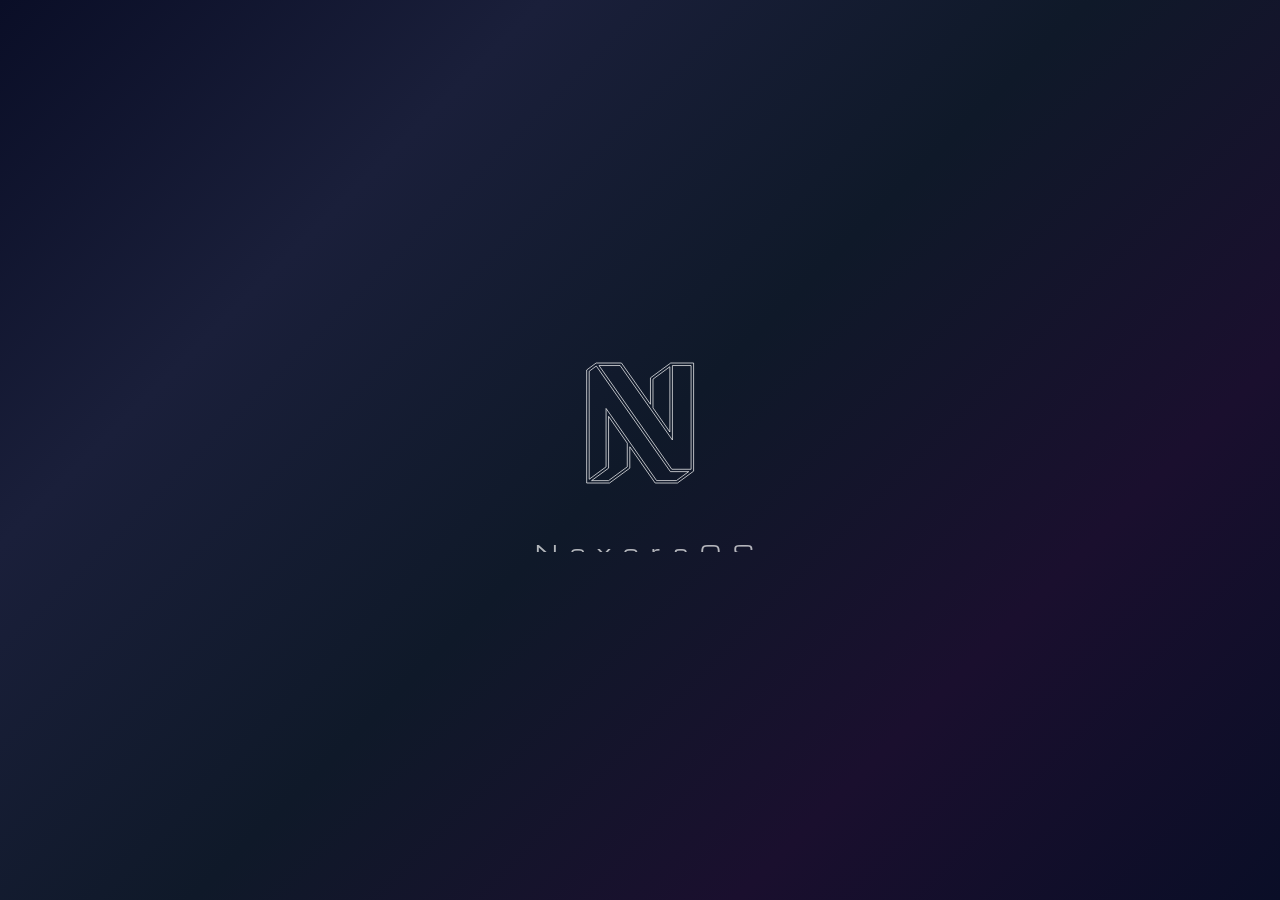
<file: NexoraOS/login.html>
<!DOCTYPE html>
<html lang="en">
<head>
  <meta charset="UTF-8"/>
  <meta name="viewport" content="width=device-width, initial-scale=1.0"/>
  <title>NexoraOS — Boot</title>
  <link rel="preconnect" href="https://fonts.googleapis.com">
  <link href="https://fonts.googleapis.com/css2?family=Michroma&display=swap" rel="stylesheet">
  <style>
    * { margin: 0; padding: 0; box-sizing: border-box; }

    body {
      font-family: 'Michroma', sans-serif;
      background: #000;
      width: 100vw;
      height: 100vh;
      overflow: hidden;
      display: flex;
      align-items: center;
      justify-content: center;
    }

    /* ===== PARTICLES ===== */
    #particles {
      position: fixed;
      top: 0; left: 0;
      width: 100%; height: 100%;
      z-index: 0;
    }

    .particle {
      position: absolute;
      border-radius: 50%;
      background: rgba(167, 139, 250, 0.6);
      animation: floatParticle linear infinite;
    }

    @keyframes floatParticle {
      0%   { transform: translateY(100vh) scale(0); opacity: 0; }
      10%  { opacity: 1; }
      90%  { opacity: 1; }
      100% { transform: translateY(-10vh) scale(1); opacity: 0; }
    }

    /* ===== YOUR ANIMATION ===== */
    .loading-page {
      position: fixed;
      top: 0; left: 0;
      background: linear-gradient(135deg, #0a0e27 0%, #1a1f3a 25%, #0f1929 50%, #1a0f2e 75%, #0a0e27 100%);
      height: 100%;
      width: 100%;
      display: flex;
      flex-direction: column;
      gap: 1.5rem;
      align-items: center;
      justify-content: center;
      z-index: 100;
    }

    #svg {
      height: 150px;
      width: 150px;
      stroke: white;
      fill-opacity: 0;
      stroke-width: 3px;
      stroke-dasharray: 4500;
      animation: draw 3s ease forwards;
    }

    @keyframes draw {
      0%   { stroke-dashoffset: 4500; }
      100% { stroke-dashoffset: 0; }
    }

    .name-container {
      height: 30px;
      overflow: hidden;
    }

    .logo-name {
      color: white;
      font-size: 20px;
      letter-spacing: 12px;
      margin-left: 20px;
    }

    /* ===== LOGIN SCREEN ===== */
    #login-screen {
      position: fixed;
      top: 0; left: 0;
      width: 100%; height: 100%;
      display: flex;
      flex-direction: column;
      align-items: center;
      justify-content: center;
      z-index: 10;
      opacity: 0;
      pointer-events: none;
      transition: opacity 0.8s ease;
    }

    #login-screen.show {
      opacity: 1;
      pointer-events: all;
    }

    .login-card {
      background: rgba(255, 255, 255, 0.05);
      backdrop-filter: blur(20px);
      border: 1px solid rgba(167, 139, 250, 0.3);
      border-radius: 20px;
      padding: 40px;
      width: 360px;
      display: flex;
      flex-direction: column;
      align-items: center;
      gap: 20px;
      box-shadow: 0 20px 60px rgba(0,0,0,0.5), 0 0 40px rgba(124,58,237,0.1);
    }

    .login-avatar {
      width: 72px;
      height: 72px;
      border-radius: 50%;
      background: linear-gradient(135deg, #1f275c 0%, #1a1f3a 25%, #43659c 50%, #1a0f2e 75%, #202a6e 100%);
      display: flex;
      align-items: center;
      justify-content: center;
      font-size: 32px;
      box-shadow: 0 0 20px rgba(167,139,250,0.4);
    }

    .login-card h2 {
      color: white;
      font-size: 20px;
      font-weight: 600;
      letter-spacing: 2px;
      text-transform: uppercase;
      text-align: center;
    }

    .login-card h2 span {
      color: #a78bfa;
    }

    .login-fields {
      width: 100%;
      display: flex;
      flex-direction: column;
      gap: 12px;
    }

    .login-input {
      width: 100%;
      padding: 12px 16px;
      background: rgba(255,255,255,0.07);
      border: 1px solid rgba(255,255,255,0.1);
      border-radius: 10px;
      color: white;
      font-size: 14px;
      outline: none;
      font-family: 'Michroma', sans-serif;
      transition: border 0.2s, box-shadow 0.2s;
    }

    .login-input:focus {
      border-color: #a78bfa;
      box-shadow: 0 0 0 3px rgba(167,139,250,0.15);
    }

    .login-input::placeholder { color: #555; }

    .login-btn {
      width: 100%;
      padding: 12px;
      background: linear-gradient(135deg, #1f275c 0%, #1a1f3a 25%, #43659c 50%, #1a0f2e 75%, #202a6e 100%);
      border: none;
      border-radius: 10px;
      color: white;
      font-size: 15px;
      font-weight: 600;
      letter-spacing: 1px;
      cursor: pointer;
      font-family: 'Michroma', sans-serif;
      transition: opacity 0.2s, transform 0.2s;
      box-shadow: 0 4px 20px rgba(124,58,237,0.4);
    }

    .login-btn:hover {
      opacity: 0.9;
      transform: translateY(-1px);
    }

    .login-btn:active { transform: translateY(0); }

    #login-error {
      color: #fca5a5;
      font-size: 12px;
      min-height: 18px;
      text-align: center;
    }

    .login-version {
      color: white;
      font-size: 11px;
      letter-spacing: 2px;
      text-transform: uppercase;
    }

    @keyframes shake {
      0%, 100% { transform: translateX(0); }
      20%       { transform: translateX(-10px); }
      40%       { transform: translateX(10px); }
      60%       { transform: translateX(-8px); }
      80%       { transform: translateX(8px); }
    }

    .shake { animation: shake 0.4s ease; }
  </style>
</head>
<body>

  <!-- PARTICLES (always visible in background) -->
  <div id="particles"></div>

  <!-- YOUR ANIMATION -->
  <div class="loading-page">
    <svg id="svg" xmlns="http://www.w3.org/2000/svg" viewBox="0 0 640 640">
      <path d="M479.8 576L384.7 576L276.5 421.5L276.5 512.6L190.1 576L92.4 576L92.4 93.8L132.9 64L240.9 64L364.6 240.1L364.6 
      127.4L451 64L548.7 64L548.7 525.5L479.8 576zM103.2 99.3L103.2 560L175.2 507.1L175.2 258L390.7 565.6L475.5 565.6L527.9 
      527.4L449.6 527.4L133.5 76.9L103.3 99.2zM185.7 565.9L265.7 507.1L265.7 406.1L185.9 291.7L185.9 512.6L113.3 565.9L185.6
      565.9L185.6 565.9zM145 74.8L455.6 517.4L538 517.4L538 74.8L458.2 74.8L458.2 392.4L235.3 74.8L145 74.8zM375.4 255.6L447.4 
      358.4L447.4 79.9L375.4 132.9L375.4 255.6z"/>
    </svg>
    <div class="name-container">
      <div class="logo-name">NexoraOS</div>
    </div>
  </div>

  <!-- LOGIN SCREEN -->
  <div id="login-screen">
    <div class="login-card">
      <div class="login-avatar"></div>
      <h2>Welcome to <span>Nexora</span></h2>
      <div class="login-fields">
        <input type="text" id="username" class="login-input"
          placeholder="Username" autocomplete="off"/>
        <input type="password" id="password" class="login-input"
          placeholder="Password"
          onkeydown="if(event.key==='Enter') attemptLogin()"/>
      </div>
      <div id="login-error"></div>
      <button class="login-btn" onclick="attemptLogin()">Sign In</button>
      <div class="login-version">NexoraOS v1.0</div>
    </div>
  </div>

  <script src="assets/js/lucide.min.js"></script>

  <!-- GSAP -->
  <script src="https://cdnjs.cloudflare.com/ajax/libs/gsap/3.13.0/gsap.min.js"
    integrity="sha512-NcZdtrT77bJr4STcmsGAESr06BYGE8woZdSdEgqnpyqac7sugNO+Tr4bGwGF3MsnEkGKhU2KL2xh6Ec+BqsaHA=="
    crossorigin="anonymous" referrerpolicy="no-referrer"></script>

  <script>
    // ===== PARTICLES =====
    function createParticles() {
      const container = document.getElementById('particles');
      for (let i = 0; i < 40; i++) {
        const p = document.createElement('div');
        p.className = 'particle';
        const size = Math.random() * 3 + 1;
        p.style.cssText = `
          width: ${size}px;
          height: ${size}px;
          left: ${Math.random() * 100}%;
          animation-duration: ${Math.random() * 10 + 8}s;
          animation-delay: ${Math.random() * 8}s;
          opacity: ${Math.random() * 0.5 + 0.2};
        `;
        container.appendChild(p);
      }
    }
    createParticles();

    // ===== YOUR GSAP ANIMATIONS =====
    // Logo name slides up
    gsap.fromTo('.logo-name', {
      y: 50,
      opacity: 0,
    }, {
      y: 0,
      opacity: 1,
      duration: 2,
      delay: 0.5,
    });

    // Loading page fades out, then login appears
    gsap.fromTo('.loading-page', {
      opacity: 1,
    }, {
      opacity: 0,
      duration: 1.5,
      delay: 3.5,
      onComplete: () => {
        document.querySelector('.loading-page').style.pointerEvents = 'none';
        document.querySelector('.loading-page').style.display = 'none';
        const loginScreen = document.getElementById('login-screen');
        loginScreen.classList.add('show');
        document.getElementById('username').focus();
      }
    });

    // ===== LOGIN =====
    function attemptLogin() {
      const username = document.getElementById('username').value.trim();
      const password = document.getElementById('password').value;
      const errorEl  = document.getElementById('login-error');
      const card     = document.querySelector('.login-card');

      if (!username || !password) {
        errorEl.textContent = 'Please enter both username and password.';
        card.classList.remove('shake');
        void card.offsetWidth;
        card.classList.add('shake');
        return;
      }

      errorEl.textContent = '';

      fetch('/NexoraOs/api/login.php', {
        method: 'POST',
        headers: { 'Content-Type': 'application/json' },
        body: JSON.stringify({ username, password })
      })
        .then(res => res.json())
        .then(data => {
          if (data.success) {
            document.body.style.transition = 'opacity 0.6s ease';
            document.body.style.opacity    = '0';
            setTimeout(() => {
              window.location.href = '/NexoraOs/index.html';
            }, 600);
          } else {
            errorEl.textContent = data.error || 'Login failed.';
            card.classList.remove('shake');
            void card.offsetWidth;
            card.classList.add('shake');
            document.getElementById('password').value = '';
          }
        })
        .catch(() => {
          errorEl.textContent = 'Connection error. Please try again.';
        });
    }
  </script>

</body>
</html>
</file>
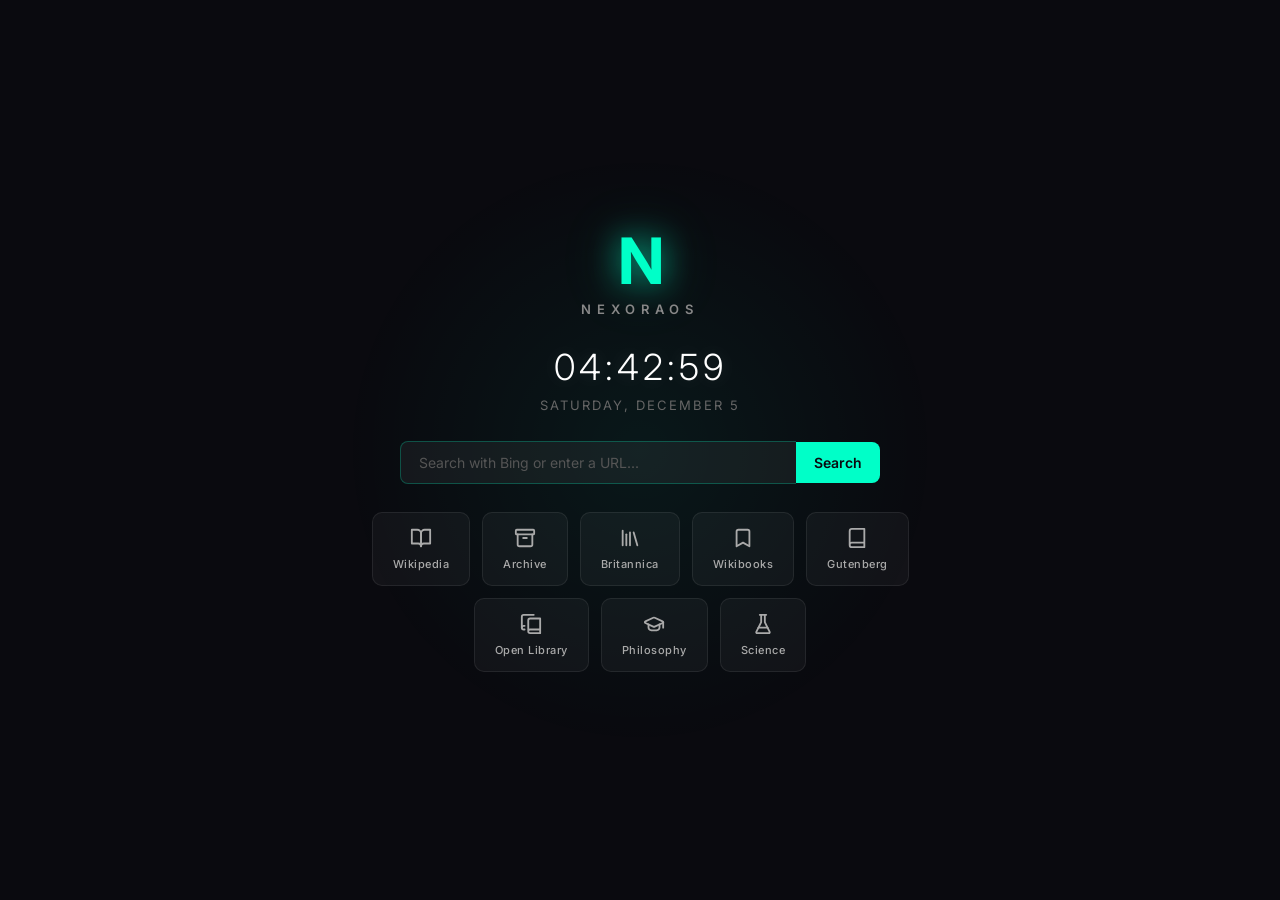
<file: NexoraOS/newtab.html>
<!DOCTYPE html>
<html lang="en">
<head>
  <meta charset="UTF-8" />
  <meta name="viewport" content="width=device-width, initial-scale=1.0"/>
  <title>NexoraOS New Tab</title>
  <style>
    @import url('https://fonts.googleapis.com/css2?family=Inter:wght@400;500;600;700&display=swap');

    * {
      margin: 0;
      padding: 0;
      box-sizing: border-box;
    }

    body {
      font-family: 'Inter', sans-serif;
      background: #0a0a0f;
      color: #e0e0e0;
      height: 100vh;
      display: flex;
      flex-direction: column;
      align-items: center;
      justify-content: center;
      overflow: hidden;
      gap: 28px;
    }

    body::before {
      content: '';
      position: fixed;
      top: 50%;
      left: 50%;
      transform: translate(-50%, -50%);
      width: 600px;
      height: 600px;
      background: radial-gradient(circle, rgba(0,255,200,0.06) 0%, transparent 70%);
      pointer-events: none;
      z-index: 0;
    }

    .newtab-logo {
      display: flex;
      flex-direction: column;
      align-items: center;
      gap: 8px;
      z-index: 1;
    }

    .newtab-logo .logo-n {
      font-size: 64px;
      font-weight: 700;
      color: #00ffc8;
      text-shadow: 0 0 30px rgba(0,255,200,0.6), 0 0 60px rgba(0,255,200,0.3);
      letter-spacing: -2px;
      line-height: 1;
    }

    .newtab-logo .logo-name {
      font-size: 13px;
      font-weight: 600;
      letter-spacing: 6px;
      color: #888;
      text-transform: uppercase;
    }

    .newtab-clock {
      font-size: 36px;
      font-weight: 300;
      color: #ffffff;
      letter-spacing: 4px;
      z-index: 1;
      text-shadow: 0 0 20px rgba(255,255,255,0.15);
    }

    .newtab-date {
      font-size: 13px;
      color: #666;
      letter-spacing: 2px;
      text-transform: uppercase;
      margin-top: -20px;
      z-index: 1;
    }

    .newtab-search {
      display: flex;
      align-items: center;
      z-index: 1;
      width: 480px;
      max-width: 90vw;
    }

    .newtab-search input {
      flex: 1;
      padding: 12px 18px;
      background: rgba(255,255,255,0.05);
      border: 1px solid rgba(0,255,200,0.25);
      border-right: none;
      border-radius: 8px 0 0 8px;
      color: #fff;
      font-family: 'Inter', sans-serif;
      font-size: 14px;
      outline: none;
      transition: border-color 0.2s, background 0.2s;
    }

    .newtab-search input::placeholder { color: #555; }

    .newtab-search input:focus {
      border-color: rgba(0,255,200,0.6);
      background: rgba(255,255,255,0.08);
    }

    .newtab-search button {
      padding: 12px 18px;
      background: #00ffc8;
      border: none;
      border-radius: 0 8px 8px 0;
      color: #0a0a0f;
      font-family: 'Inter', sans-serif;
      font-size: 14px;
      font-weight: 600;
      cursor: pointer;
      transition: background 0.2s, box-shadow 0.2s;
      white-space: nowrap;
    }

    .newtab-search button:hover {
      background: #00e6b4;
      box-shadow: 0 0 16px rgba(0,255,200,0.4);
    }

    .newtab-bookmarks {
      display: flex;
      flex-wrap: wrap;
      gap: 12px;
      z-index: 1;
      justify-content: center;
      max-width: 600px;
    }

    .bookmark-btn {
      display: flex;
      flex-direction: column;
      align-items: center;
      gap: 8px;
      padding: 14px 20px;
      background: rgba(255,255,255,0.04);
      border: 1px solid rgba(255,255,255,0.08);
      border-radius: 10px;
      color: #aaa;
      font-family: 'Inter', sans-serif;
      font-size: 11px;
      font-weight: 500;
      cursor: pointer;
      text-decoration: none;
      letter-spacing: 0.5px;
      transition: background 0.2s, border-color 0.2s, color 0.2s, transform 0.15s;
      min-width: 70px;
    }

    .bookmark-btn:hover {
      background: rgba(0,255,200,0.08);
      border-color: rgba(0,255,200,0.3);
      color: #00ffc8;
      transform: translateY(-2px);
    }

    .bookmark-btn svg {
      width: 22px;
      height: 22px;
      stroke: #aaa;
      transition: stroke 0.2s;
    }

    .bookmark-btn:hover svg {
      stroke: #00ffc8;
    }
  </style>
</head>
<body>

  <!-- LOGO -->
  <div class="newtab-logo">
    <div class="logo-n">N</div>
    <div class="logo-name">NexoraOS</div>
  </div>

  <!-- CLOCK -->
  <div class="newtab-clock" id="newtab-clock">00:00:00</div>
  <div class="newtab-date" id="newtab-date">Monday, January 1</div>

  <!-- SEARCH -->
  <div class="newtab-search">
    <input
      type="text"
      id="newtab-search-input"
      placeholder="Search with Bing or enter a URL..."
      onkeydown="handleNewtabSearch(event)"
    />
    <button onclick="doNewtabSearch()">Search</button>
  </div>

    <!-- BOOKMARKS -->
  <div class="newtab-bookmarks">
    <a class="bookmark-btn" onclick="navigateFromNewtab('https://www.wikipedia.org')">
      <i data-lucide="book-open"></i>
      <span>Wikipedia</span>
    </a>
    <a class="bookmark-btn" onclick="navigateFromNewtab('https://archive.org')">
      <i data-lucide="archive"></i>
      <span>Archive</span>
    </a>
    <a class="bookmark-btn" onclick="navigateFromNewtab('https://www.britannica.com')">
      <i data-lucide="library"></i>
      <span>Britannica</span>
    </a>
    <a class="bookmark-btn" onclick="navigateFromNewtab('https://www.wikibooks.org')">
      <i data-lucide="bookmark"></i>
      <span>Wikibooks</span>
    </a>
    <a class="bookmark-btn" onclick="navigateFromNewtab('https://www.gutenberg.org')">
      <i data-lucide="book"></i>
      <span>Gutenberg</span>
    </a>
    <a class="bookmark-btn" onclick="navigateFromNewtab('https://openlibrary.org')">
      <i data-lucide="book-copy"></i>
      <span>Open Library</span>
    </a>
    <a class="bookmark-btn" onclick="navigateFromNewtab('https://plato.stanford.edu')">
      <i data-lucide="graduation-cap"></i>
      <span>Philosophy</span>
    </a>
    <a class="bookmark-btn" onclick="navigateFromNewtab('https://www.sciencedaily.com')">
      <i data-lucide="flask-conical"></i>
      <span>Science</span>
    </a>
  </div>

  <!-- Lucide self-hosted -->
  <script src="assets/js/lucide.min.js"></script>
  <script>
    // Initialize icons immediately
    lucide.createIcons();

    // Clock
    function updateNewtabClock() {
      const now = new Date();
      const days = ['Sunday','Monday','Tuesday','Wednesday','Thursday','Friday','Saturday'];
      const months = ['January','February','March','April','May','June',
                      'July','August','September','October','November','December'];
      const h = String(now.getHours()).padStart(2, '0');
      const m = String(now.getMinutes()).padStart(2, '0');
      const s = String(now.getSeconds()).padStart(2, '0');
      document.getElementById('newtab-clock').textContent = `${h}:${m}:${s}`;
      const dayName   = days[now.getDay()];
      const monthName = months[now.getMonth()];
      const date      = now.getDate();
      document.getElementById('newtab-date').textContent = `${dayName}, ${monthName} ${date}`;
    }

    updateNewtabClock();
    setInterval(updateNewtabClock, 1000);

    // Search
    function doNewtabSearch() {
      const val = document.getElementById('newtab-search-input').value.trim();
      if (!val) return;
      let url;
      try {
        const test = new URL(val.startsWith('http') ? val : 'https://' + val);
        if (test.hostname.includes('.')) {
          url = test.href;
        } else {
          throw new Error('not a url');
        }
      } catch {
        url = 'https://www.bing.com/search?q=' + encodeURIComponent(val);
      }
      window.parent.postMessage({ type: 'newtab-navigate', url }, '*');
    }

    function handleNewtabSearch(e) {
      if (e.key === 'Enter') doNewtabSearch();
    }

    function navigateFromNewtab(url) {
      window.parent.postMessage({ type: 'newtab-navigate', url }, '*');
    }
  </script>

</body>
</html>
</file>
